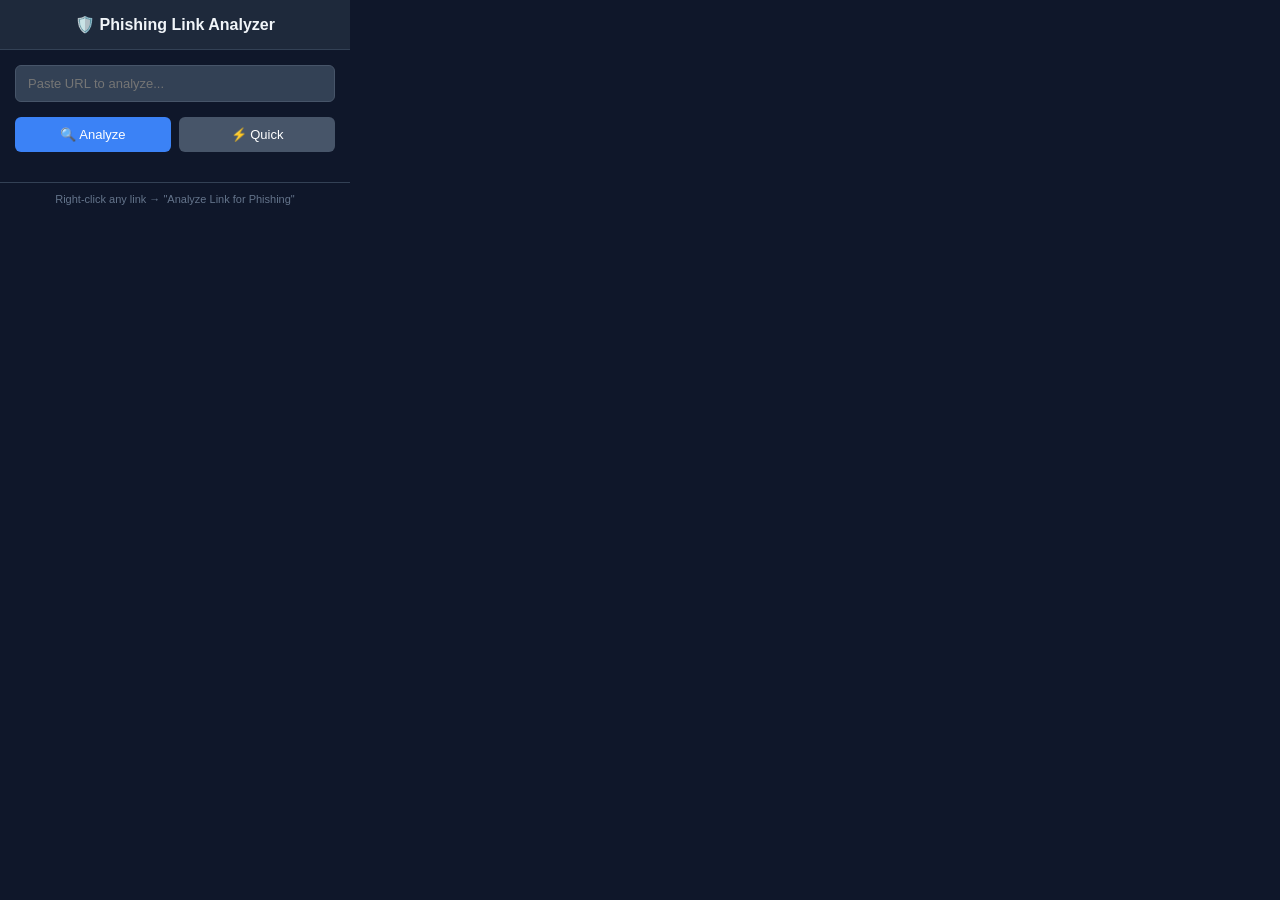
<file: browser-extension/popup.html>
<!DOCTYPE html>
<html lang="en">
<head>
  <meta charset="UTF-8">
  <meta name="viewport" content="width=device-width, initial-scale=1.0">
  <title>Phishing Link Analyzer</title>
  <style>
    * { margin: 0; padding: 0; box-sizing: border-box; }
    
    body {
      width: 350px;
      font-family: -apple-system, BlinkMacSystemFont, 'Segoe UI', Roboto, sans-serif;
      background: #0f172a;
      color: #f1f5f9;
    }
    
    .header {
      background: #1e293b;
      padding: 15px;
      text-align: center;
      border-bottom: 1px solid #334155;
    }
    
    .header h1 {
      font-size: 16px;
      display: flex;
      align-items: center;
      justify-content: center;
      gap: 8px;
    }
    
    .content { padding: 15px; }
    
    .input-group { margin-bottom: 15px; }
    
    .input-group input {
      width: 100%;
      padding: 10px 12px;
      background: #334155;
      border: 1px solid #475569;
      border-radius: 6px;
      color: #f1f5f9;
      font-size: 13px;
    }
    
    .input-group input:focus {
      outline: none;
      border-color: #3b82f6;
    }
    
    .btn-group {
      display: flex;
      gap: 8px;
      margin-bottom: 15px;
    }
    
    .btn {
      flex: 1;
      padding: 10px;
      border: none;
      border-radius: 6px;
      font-size: 13px;
      font-weight: 500;
      cursor: pointer;
      transition: all 0.2s;
    }
    
    .btn-primary { background: #3b82f6; color: white; }
    .btn-primary:hover { background: #2563eb; }
    .btn-secondary { background: #475569; color: white; }
    .btn-secondary:hover { background: #64748b; }
    
    .result {
      background: #1e293b;
      border-radius: 8px;
      padding: 15px;
      display: none;
    }
    
    .result.show { display: block; }
    
    .result-header {
      display: flex;
      justify-content: space-between;
      align-items: center;
      margin-bottom: 12px;
    }
    
    .risk-badge {
      display: flex;
      align-items: center;
      gap: 8px;
    }
    
    .risk-icon { font-size: 24px; }
    .risk-level { font-size: 14px; font-weight: 600; }
    .risk-score { font-size: 24px; font-weight: 700; font-family: monospace; }
    
    .url-display {
      background: #334155;
      padding: 8px 10px;
      border-radius: 4px;
      font-size: 11px;
      word-break: break-all;
      margin-bottom: 12px;
      color: #94a3b8;
    }
    
    .findings { margin-top: 10px; }
    .findings h4 { font-size: 12px; color: #94a3b8; margin-bottom: 8px; }
    
    .finding-item {
      background: #334155;
      padding: 8px 10px;
      border-radius: 4px;
      font-size: 12px;
      margin-bottom: 6px;
      display: flex;
      align-items: flex-start;
      gap: 6px;
    }
    
    .open-full {
      display: block;
      width: 100%;
      text-align: center;
      padding: 10px;
      background: #1e293b;
      color: #3b82f6;
      text-decoration: none;
      border-radius: 6px;
      font-size: 13px;
      margin-top: 10px;
    }
    
    .open-full:hover { background: #334155; }
    
    .loading {
      text-align: center;
      padding: 30px;
      color: #94a3b8;
    }
    
    .loading-spinner {
      width: 30px;
      height: 30px;
      border: 3px solid #334155;
      border-top-color: #3b82f6;
      border-radius: 50%;
      animation: spin 1s linear infinite;
      margin: 0 auto 15px;
    }
    
    @keyframes spin { to { transform: rotate(360deg); } }
    
    .error {
      background: rgba(239, 68, 68, 0.1);
      border: 1px solid #ef4444;
      color: #fca5a5;
      padding: 12px;
      border-radius: 6px;
      font-size: 13px;
      text-align: center;
    }
    
    .footer {
      text-align: center;
      padding: 10px;
      font-size: 11px;
      color: #64748b;
      border-top: 1px solid #334155;
    }
  </style>
</head>
<body>
  <div class="header">
    <h1>🛡️ Phishing Link Analyzer</h1>
  </div>
  
  <div class="content">
    <div class="input-group">
      <input type="text" id="urlInput" placeholder="Paste URL to analyze...">
    </div>
    
    <div class="btn-group">
      <button class="btn btn-primary" id="analyzeBtn">🔍 Analyze</button>
      <button class="btn btn-secondary" id="quickBtn">⚡ Quick</button>
    </div>
    
    <div class="loading" id="loading" style="display: none;">
      <div class="loading-spinner"></div>
      <p>Analyzing URL...</p>
    </div>
    
    <div class="result" id="result">
      <div class="result-header">
        <div class="risk-badge">
          <span class="risk-icon" id="riskIcon">🔍</span>
          <span class="risk-level" id="riskLevel">Analyzing...</span>
        </div>
        <span class="risk-score" id="riskScore">--</span>
      </div>
      
      <div class="url-display" id="urlDisplay"></div>
      <div class="findings" id="findings"></div>
      <a href="#" class="open-full" id="openFull" target="_blank">Open Full Analysis →</a>
    </div>
    
    <div class="error" id="error" style="display: none;"></div>
  </div>
  
  <div class="footer">
    Right-click any link → "Analyze Link for Phishing"
  </div>

  <script src="popup.js"></script>
</body>
</html>
</file>
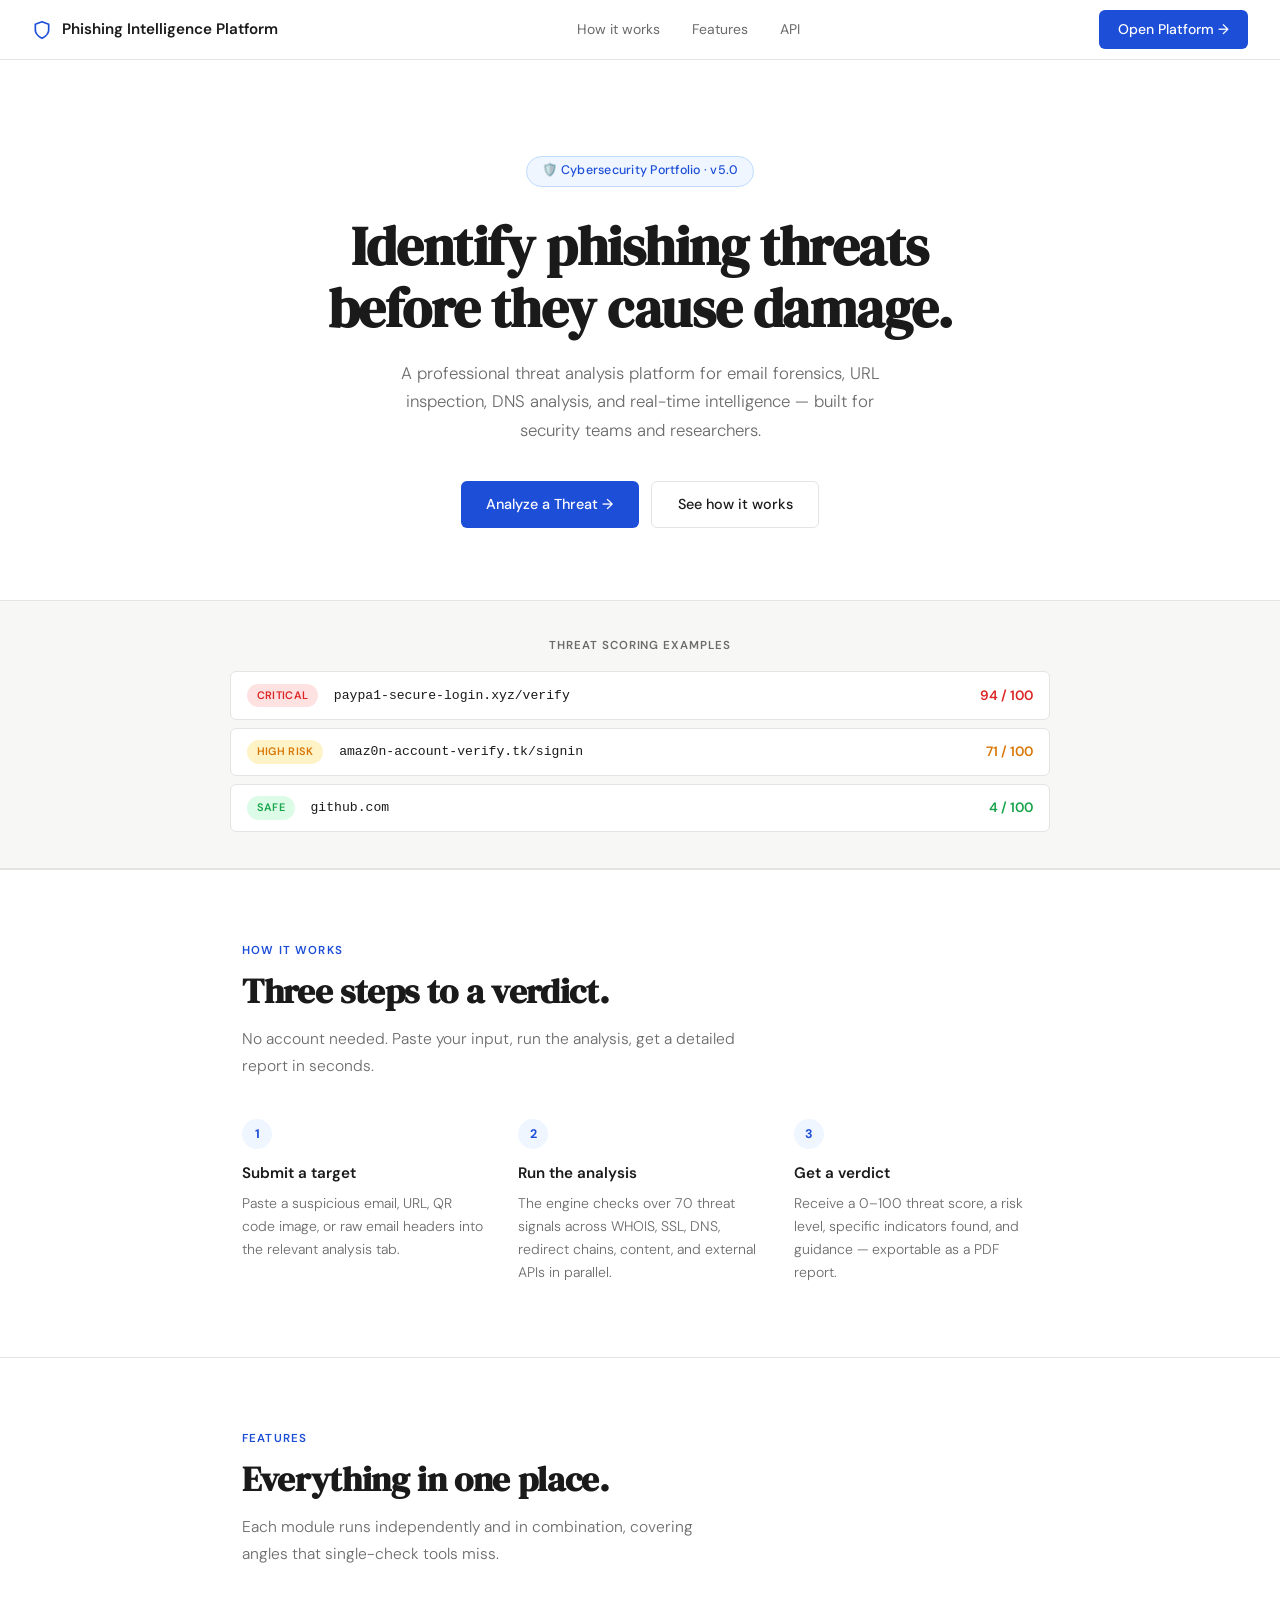
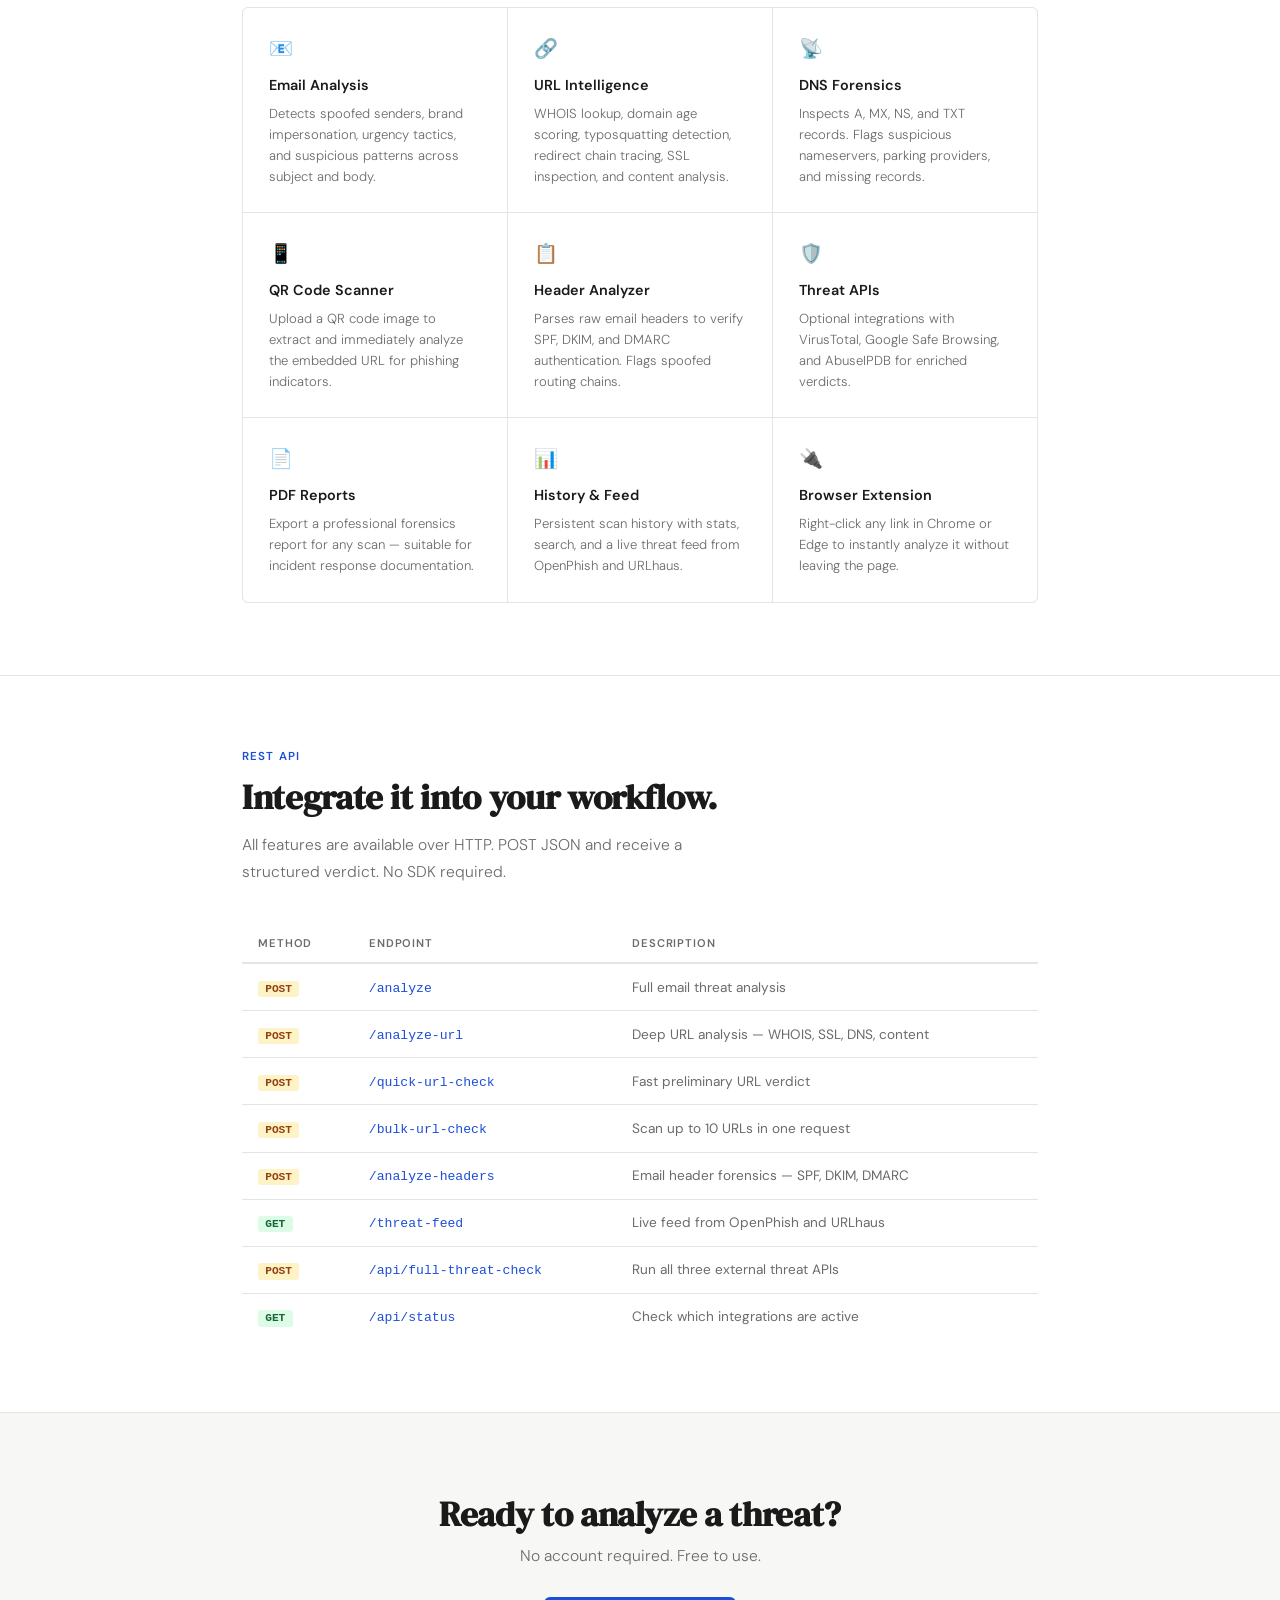
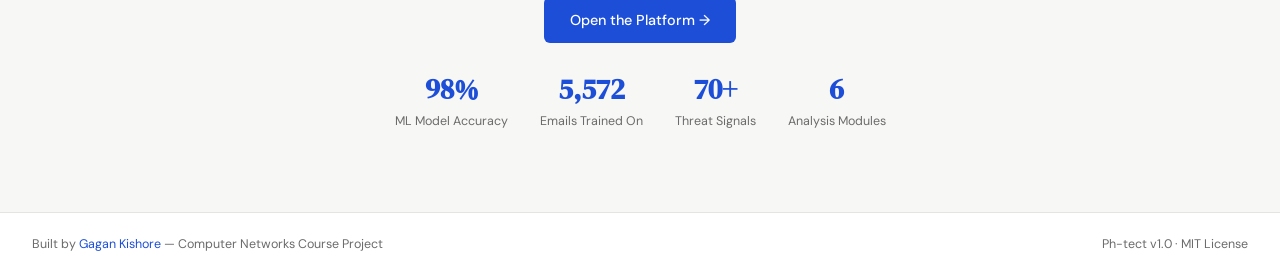
<file: templates/landing.html>
<!DOCTYPE html>
<html lang="en">
<head>
  <meta charset="UTF-8">
  <meta name="viewport" content="width=device-width, initial-scale=1.0">
  <title>Ph-tect — Intelligent Phishing Detection & Prevention Platform</title>
  <link rel="icon" type="image/x-icon" href="/static/favicon.ico">
  <link rel="preconnect" href="https://fonts.googleapis.com">
  <link href="https://fonts.googleapis.com/css2?family=DM+Sans:wght@300;400;500;600&family=DM+Serif+Display&display=swap" rel="stylesheet">
  <style>
    :root {
      --white:  #ffffff;
      --off:    #f7f7f5;
      --border: #e4e4e0;
      --text:   #1a1a1a;
      --muted:  #6b6b6b;
      --accent: #1d4ed8;
      --danger: #dc2626;
      --safe:   #16a34a;
      --warn:   #d97706;
      --r:      6px;
      --sans:   'DM Sans', sans-serif;
      --serif:  'DM Serif Display', serif;
    }
    *, *::before, *::after { box-sizing: border-box; margin: 0; padding: 0; }
    html { font-size: 16px; scroll-behavior: smooth; }
    body { font-family: var(--sans); background: var(--white); color: var(--text); line-height: 1.6; }
    a { color: inherit; text-decoration: none; }

    /* NAV */
    nav {
      position: sticky; top: 0; z-index: 50;
      background: rgba(255,255,255,.92);
      backdrop-filter: blur(8px);
      border-bottom: 1px solid var(--border);
      padding: 0 2rem;
      display: flex; align-items: center; justify-content: space-between;
      height: 60px;
    }
    .nav-brand {
      display: flex; align-items: center; gap: .6rem;
      font-weight: 600; font-size: .95rem;
    }
    .nav-brand svg { width: 20px; height: 20px; color: var(--accent); }
    .nav-links {
      display: flex; gap: 2rem; list-style: none;
      font-size: .875rem; color: var(--muted);
    }
    .nav-links a:hover { color: var(--text); }
    .nav-btn {
      font-family: var(--sans); font-size: .875rem; font-weight: 500;
      padding: .5rem 1.2rem; background: var(--accent); color: var(--white);
      border: none; border-radius: var(--r); cursor: pointer; transition: opacity .2s;
    }
    .nav-btn:hover { opacity: .88; }

    /* HERO */
    .hero {
      max-width: 780px; margin: 0 auto;
      padding: 6rem 2rem 4.5rem; text-align: center;
    }
    .badge {
      display: inline-flex; align-items: center; gap: .4rem;
      font-size: .78rem; font-weight: 500; color: var(--accent);
      background: #eff6ff; border: 1px solid #bfdbfe;
      border-radius: 999px; padding: .28rem .9rem;
      margin-bottom: 1.75rem; letter-spacing: .02em;
    }
    h1 {
      font-family: var(--serif);
      font-size: clamp(2.2rem, 5vw, 3.4rem);
      line-height: 1.14; letter-spacing: -.01em;
      margin-bottom: 1.25rem;
    }
    .hero-sub {
      font-size: 1.05rem; color: var(--muted); font-weight: 300;
      max-width: 520px; margin: 0 auto 2.25rem; line-height: 1.7;
    }
    .hero-actions { display: flex; justify-content: center; gap: .75rem; flex-wrap: wrap; }
    .btn-primary {
      font-family: var(--sans); font-size: .9rem; font-weight: 500;
      padding: .7rem 1.6rem; background: var(--accent); color: var(--white);
      border: none; border-radius: var(--r); cursor: pointer;
      transition: opacity .2s, box-shadow .2s;
      display: inline-flex; align-items: center; gap: .4rem;
    }
    .btn-primary:hover { opacity: .9; box-shadow: 0 4px 14px rgba(29,78,216,.22); }
    .btn-outline {
      font-family: var(--sans); font-size: .9rem; font-weight: 500;
      padding: .7rem 1.6rem; background: transparent; color: var(--text);
      border: 1px solid var(--border); border-radius: var(--r); cursor: pointer;
      transition: border-color .2s, background .2s;
      display: inline-flex; align-items: center; gap: .4rem;
    }
    .btn-outline:hover { border-color: #999; background: var(--off); }

    /* EXAMPLE SCORES */
    .scores-wrap {
      background: var(--off);
      border-top: 1px solid var(--border);
      border-bottom: 1px solid var(--border);
      padding: 2.25rem 2rem;
    }
    .scores-inner { max-width: 820px; margin: 0 auto; }
    .scores-label {
      font-size: .72rem; font-weight: 600; letter-spacing: .08em;
      text-transform: uppercase; color: var(--muted);
      text-align: center; margin-bottom: 1rem;
    }
    .score-rows { display: flex; flex-direction: column; gap: .5rem; }
    .score-row {
      display: flex; align-items: center; gap: 1rem;
      background: var(--white); border: 1px solid var(--border);
      border-radius: var(--r); padding: .7rem 1rem; font-size: .85rem;
    }
    .pill {
      font-size: .68rem; font-weight: 600; padding: .2rem .6rem;
      border-radius: 999px; white-space: nowrap; letter-spacing: .03em;
    }
    .p-danger { background: #fee2e2; color: var(--danger); }
    .p-warn   { background: #fef3c7; color: var(--warn); }
    .p-safe   { background: #dcfce7; color: var(--safe); }
    .score-url {
      flex: 1; font-family: monospace; font-size: .82rem;
      overflow: hidden; text-overflow: ellipsis; white-space: nowrap;
    }
    .score-val { font-weight: 600; font-size: .85rem; min-width: 58px; text-align: right; }
    .v-danger { color: var(--danger); }
    .v-warn   { color: var(--warn); }
    .v-safe   { color: var(--safe); }

    /* SHARED SECTION */
    hr { border: none; border-top: 1px solid var(--border); }
    .section { max-width: 860px; margin: 0 auto; padding: 4.5rem 2rem; }
    .sec-label {
      font-size: .72rem; font-weight: 600; letter-spacing: .1em;
      text-transform: uppercase; color: var(--accent); margin-bottom: .6rem;
    }
    h2 {
      font-family: var(--serif);
      font-size: clamp(1.6rem, 3vw, 2.2rem);
      line-height: 1.2; letter-spacing: -.01em; margin-bottom: .9rem;
    }
    .sec-sub {
      font-size: .975rem; color: var(--muted); font-weight: 300;
      max-width: 500px; line-height: 1.7; margin-bottom: 2.5rem;
    }

    /* HOW IT WORKS */
    .steps { display: grid; grid-template-columns: repeat(3,1fr); gap: 2rem; }
    .step-num {
      width: 30px; height: 30px; border-radius: 50%;
      background: #eff6ff; color: var(--accent);
      font-size: .78rem; font-weight: 700;
      display: flex; align-items: center; justify-content: center;
      margin-bottom: .75rem;
    }
    .step h3 { font-size: .95rem; font-weight: 600; margin-bottom: .4rem; }
    .step p { font-size: .875rem; color: var(--muted); line-height: 1.65; font-weight: 300; }

    /* FEATURES */
    .feat-grid {
      display: grid; grid-template-columns: repeat(3,1fr);
      gap: 1px; background: var(--border);
      border: 1px solid var(--border); border-radius: var(--r); overflow: hidden;
    }
    .feat {
      background: var(--white); padding: 1.6rem;
      transition: background .2s;
    }
    .feat:hover { background: var(--off); }
    .feat-icon { font-size: 1.2rem; margin-bottom: .6rem; }
    .feat h3 { font-size: .9rem; font-weight: 600; margin-bottom: .35rem; }
    .feat p { font-size: .82rem; color: var(--muted); line-height: 1.6; font-weight: 300; }

    /* API TABLE */
    .api-table { width: 100%; border-collapse: collapse; font-size: .875rem; }
    .api-table th {
      text-align: left; font-size: .7rem; font-weight: 600;
      letter-spacing: .08em; text-transform: uppercase; color: var(--muted);
      padding: .6rem 1rem; border-bottom: 2px solid var(--border);
    }
    .api-table td { padding: .72rem 1rem; border-bottom: 1px solid var(--border); }
    .api-table tr:last-child td { border-bottom: none; }
    .api-table tr:hover td { background: var(--off); }
    .m-badge {
      font-family: monospace; font-size: .7rem; font-weight: 700;
      padding: .15rem .45rem; border-radius: 3px;
    }
    .m-get  { background: #dcfce7; color: #166534; }
    .m-post { background: #fef3c7; color: #92400e; }
    .ep-path { font-family: monospace; font-size: .82rem; color: var(--accent); }
    .ep-desc { color: var(--muted); font-size: .85rem; }

    /* CTA */
    .cta-band {
      background: var(--off); border-top: 1px solid var(--border);
      padding: 5rem 2rem; text-align: center;
    }
    .cta-band h2 { margin-bottom: .6rem; }
    .cta-band p { font-size: .975rem; color: var(--muted); margin-bottom: 1.75rem; font-weight: 300; }

    /* FOOTER */
    footer {
      border-top: 1px solid var(--border); padding: 1.4rem 2rem;
      display: flex; justify-content: space-between; align-items: center;
      font-size: .78rem; color: var(--muted);
    }
    footer a { color: var(--accent); }

    /* REVEAL */
    .reveal { opacity: 0; transform: translateY(14px); transition: opacity .5s ease, transform .5s ease; }
    .reveal.in { opacity: 1; transform: none; }
    .d1{transition-delay:.07s} .d2{transition-delay:.14s} .d3{transition-delay:.21s}
    .d4{transition-delay:.28s} .d5{transition-delay:.35s} .d6{transition-delay:.42s}
    .d7{transition-delay:.49s} .d8{transition-delay:.56s} .d9{transition-delay:.63s}

    @media(max-width:720px){
      .nav-links{display:none}
      .steps,.feat-grid{grid-template-columns:1fr}
      footer{flex-direction:column;gap:.5rem;text-align:center}
    }
  </style>
</head>
<body>

<!-- NAV -->
<nav>
  <div class="nav-brand">
    <svg viewBox="0 0 24 24" fill="none" stroke="currentColor" stroke-width="2" stroke-linecap="round" stroke-linejoin="round">
      <path d="M12 22s8-4 8-10V5l-8-3-8 3v7c0 6 8 10 8 10z"/>
    </svg>
    Phishing Intelligence Platform
  </div>
  <ul class="nav-links">
    <li><a href="#how">How it works</a></li>
    <li><a href="#features">Features</a></li>
    <li><a href="#api">API</a></li>
  </ul>
  <a href="/app" class="nav-btn">Open Platform →</a>
</nav>

<!-- HERO -->
<div class="hero">
  <div class="badge">🛡️ Cybersecurity Portfolio · v5.0</div>
  <h1>Identify phishing threats before they cause damage.</h1>
  <p class="hero-sub">
    A professional threat analysis platform for email forensics, URL inspection, DNS analysis, and real-time intelligence — built for security teams and researchers.
  </p>
  <div class="hero-actions">
    <a href="/app" class="btn-primary">Analyze a Threat →</a>
    <a href="#how" class="btn-outline">See how it works</a>
  </div>
</div>

<!-- EXAMPLE SCORES -->
<div class="scores-wrap">
  <div class="scores-inner">
    <p class="scores-label">Threat scoring examples</p>
    <div class="score-rows">
      <div class="score-row">
        <span class="pill p-danger">CRITICAL</span>
        <span class="score-url">paypa1-secure-login.xyz/verify</span>
        <span class="score-val v-danger">94 / 100</span>
      </div>
      <div class="score-row">
        <span class="pill p-warn">HIGH RISK</span>
        <span class="score-url">amaz0n-account-verify.tk/signin</span>
        <span class="score-val v-warn">71 / 100</span>
      </div>
      <div class="score-row">
        <span class="pill p-safe">SAFE</span>
        <span class="score-url">github.com</span>
        <span class="score-val v-safe">4 / 100</span>
      </div>
    </div>
  </div>
</div>

<!-- HOW IT WORKS -->
<hr>
<div class="section" id="how">
  <p class="sec-label reveal">How it works</p>
  <h2 class="reveal">Three steps to a verdict.</h2>
  
  <p class="sec-sub reveal">No account needed. Paste your input, run the analysis, get a detailed report in seconds.</p>
  <div class="steps">
    <div class="step reveal d1">
      <div class="step-num">1</div>
      <h3>Submit a target</h3>
      <p>Paste a suspicious email, URL, QR code image, or raw email headers into the relevant analysis tab.</p>
    </div>
    <div class="step reveal d2">
      <div class="step-num">2</div>
      <h3>Run the analysis</h3>
      <p>The engine checks over 70 threat signals across WHOIS, SSL, DNS, redirect chains, content, and external APIs in parallel.</p>
    </div>
    <div class="step reveal d3">
      <div class="step-num">3</div>
      <h3>Get a verdict</h3>
      <p>Receive a 0–100 threat score, a risk level, specific indicators found, and guidance — exportable as a PDF report.</p>
    </div>
  </div>
</div>

<!-- FEATURES -->
<hr>
<div class="section" id="features">
  <p class="sec-label reveal">Features</p>
  <h2 class="reveal">Everything in one place.</h2>
  <p class="sec-sub reveal">Each module runs independently and in combination, covering angles that single-check tools miss.</p>
  <div class="feat-grid">
    <div class="feat reveal d1">
      <div class="feat-icon">📧</div>
      <h3>Email Analysis</h3>
      <p>Detects spoofed senders, brand impersonation, urgency tactics, and suspicious patterns across subject and body.</p>
    </div>
    <div class="feat reveal d2">
      <div class="feat-icon">🔗</div>
      <h3>URL Intelligence</h3>
      <p>WHOIS lookup, domain age scoring, typosquatting detection, redirect chain tracing, SSL inspection, and content analysis.</p>
    </div>
    <div class="feat reveal d3">
      <div class="feat-icon">📡</div>
      <h3>DNS Forensics</h3>
      <p>Inspects A, MX, NS, and TXT records. Flags suspicious nameservers, parking providers, and missing records.</p>
    </div>
    <div class="feat reveal d4">
      <div class="feat-icon">📱</div>
      <h3>QR Code Scanner</h3>
      <p>Upload a QR code image to extract and immediately analyze the embedded URL for phishing indicators.</p>
    </div>
    <div class="feat reveal d5">
      <div class="feat-icon">📋</div>
      <h3>Header Analyzer</h3>
      <p>Parses raw email headers to verify SPF, DKIM, and DMARC authentication. Flags spoofed routing chains.</p>
    </div>
    <div class="feat reveal d6">
      <div class="feat-icon">🛡️</div>
      <h3>Threat APIs</h3>
      <p>Optional integrations with VirusTotal, Google Safe Browsing, and AbuseIPDB for enriched verdicts.</p>
    </div>
    <div class="feat reveal d7">
      <div class="feat-icon">📄</div>
      <h3>PDF Reports</h3>
      <p>Export a professional forensics report for any scan — suitable for incident response documentation.</p>
    </div>
    <div class="feat reveal d8">
      <div class="feat-icon">📊</div>
      <h3>History & Feed</h3>
      <p>Persistent scan history with stats, search, and a live threat feed from OpenPhish and URLhaus.</p>
    </div>
    <div class="feat reveal d9">
      <div class="feat-icon">🔌</div>
      <h3>Browser Extension</h3>
      <p>Right-click any link in Chrome or Edge to instantly analyze it without leaving the page.</p>
    </div>
  </div>
</div>

<!-- API -->
<hr>
<div class="section" id="api">
  <p class="sec-label reveal">REST API</p>
  <h2 class="reveal">Integrate it into your workflow.</h2>
  <p class="sec-sub reveal">All features are available over HTTP. POST JSON and receive a structured verdict. No SDK required.</p>
  <table class="api-table reveal">
    <thead>
      <tr>
        <th>Method</th>
        <th>Endpoint</th>
        <th>Description</th>
      </tr>
    </thead>
    <tbody>
      <tr><td><span class="m-badge m-post">POST</span></td><td><span class="ep-path">/analyze</span></td><td class="ep-desc">Full email threat analysis</td></tr>
      <tr><td><span class="m-badge m-post">POST</span></td><td><span class="ep-path">/analyze-url</span></td><td class="ep-desc">Deep URL analysis — WHOIS, SSL, DNS, content</td></tr>
      <tr><td><span class="m-badge m-post">POST</span></td><td><span class="ep-path">/quick-url-check</span></td><td class="ep-desc">Fast preliminary URL verdict</td></tr>
      <tr><td><span class="m-badge m-post">POST</span></td><td><span class="ep-path">/bulk-url-check</span></td><td class="ep-desc">Scan up to 10 URLs in one request</td></tr>
      <tr><td><span class="m-badge m-post">POST</span></td><td><span class="ep-path">/analyze-headers</span></td><td class="ep-desc">Email header forensics — SPF, DKIM, DMARC</td></tr>
      <tr><td><span class="m-badge m-get">GET</span></td><td><span class="ep-path">/threat-feed</span></td><td class="ep-desc">Live feed from OpenPhish and URLhaus</td></tr>
      <tr><td><span class="m-badge m-post">POST</span></td><td><span class="ep-path">/api/full-threat-check</span></td><td class="ep-desc">Run all three external threat APIs</td></tr>
      <tr><td><span class="m-badge m-get">GET</span></td><td><span class="ep-path">/api/status</span></td><td class="ep-desc">Check which integrations are active</td></tr>
    </tbody>
  </table>
</div>

<!-- CTA -->
<div class="cta-band">
  <h2 class="reveal">Ready to analyze a threat?</h2>
  <p class="reveal">No account required. Free to use.</p>
  <div class="reveal"><a href="/app" class="btn-primary">Open the Platform →</a></div>
<div class="reveal" style="margin-top:1.5rem;display:flex;justify-content:center;gap:2rem;flex-wrap:wrap">
  <div style="text-align:center">
    <div style="font-family:var(--serif);font-size:1.75rem;font-weight:700;color:var(--accent)">98%</div>
    <div style="font-size:.78rem;color:var(--muted)">ML Model Accuracy</div>
  </div>
  <div style="text-align:center">
    <div style="font-family:var(--serif);font-size:1.75rem;font-weight:700;color:var(--accent)">5,572</div>
    <div style="font-size:.78rem;color:var(--muted)">Emails Trained On</div>
  </div>
  <div style="text-align:center">
    <div style="font-family:var(--serif);font-size:1.75rem;font-weight:700;color:var(--accent)">70+</div>
    <div style="font-size:.78rem;color:var(--muted)">Threat Signals</div>
  </div>
  <div style="text-align:center">
    <div style="font-family:var(--serif);font-size:1.75rem;font-weight:700;color:var(--accent)">6</div>
    <div style="font-size:.78rem;color:var(--muted)">Analysis Modules</div>
  </div>
</div>
</div>

<!-- FOOTER -->
<footer>
  <span>Built by <a href="https://github.com/gagankishoreint-glitch/Ph-tect">Gagan Kishore</a> — Computer Networks Course Project</span>
  <span>Ph-tect v1.0 · MIT License</span>
</footer>

<script>
  const obs = new IntersectionObserver(entries => {
    entries.forEach(e => { if (e.isIntersecting) { e.target.classList.add('in'); obs.unobserve(e.target); } });
  }, { threshold: 0.12 });
  document.querySelectorAll('.reveal').forEach(el => obs.observe(el));
</script>
</body>
</html>
</file>
